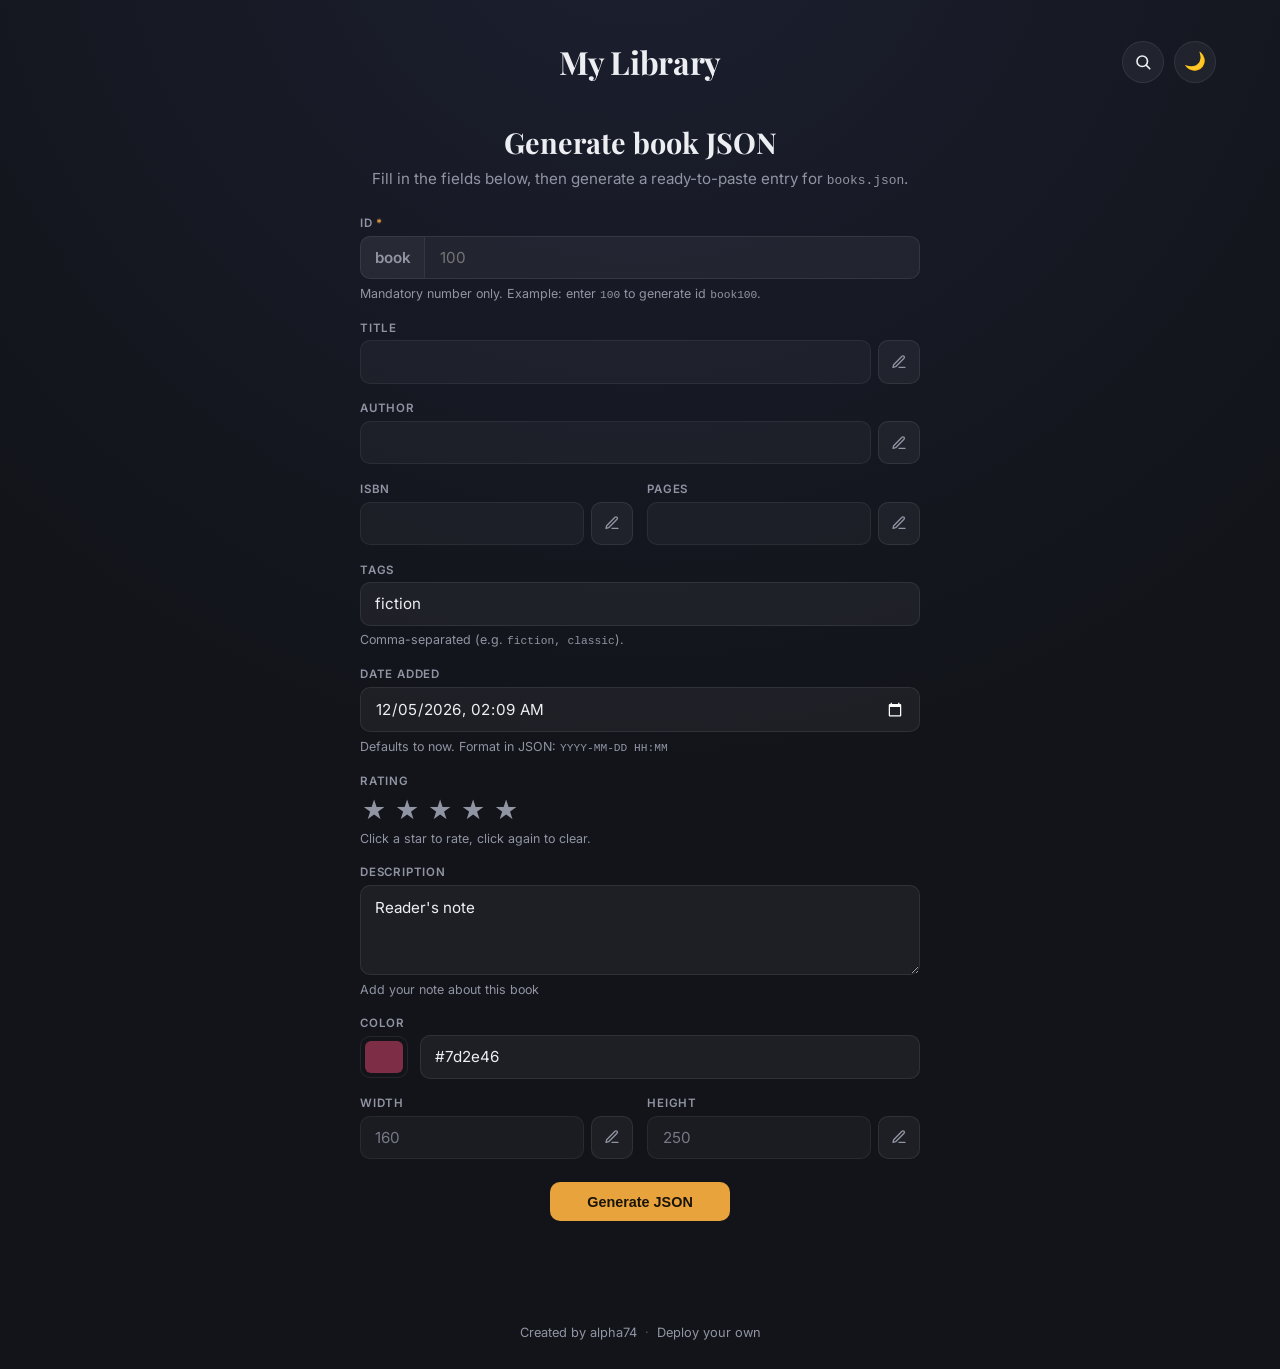
<file: generate_books_json.html>
<!DOCTYPE html>
<html lang="en">
<head>
    <meta charset="UTF-8">
    <meta name="viewport" content="width=device-width, initial-scale=1.0">
    <meta name="description" content="Generate a books.json entry for your shelf.">
    <title>Generate Book JSON — My Library</title>
    <link rel="stylesheet" href="style.css">
    <link rel="preconnect" href="https://fonts.googleapis.com">
    <link rel="preconnect" href="https://fonts.gstatic.com" crossorigin>
    <link href="https://fonts.googleapis.com/css2?family=Inter:wght@300;400;600;700&family=Playfair+Display:ital,wght@0,400;0,700;1,400&display=swap" rel="stylesheet">
</head>
<body class="query-page generate-page">
    <header>
        <div class="logo">
            <a href="/" class="logo-link"><h1>My Library</h1></a>
            <div class="header-controls">
                <a href="/query" class="icon-btn" title="Back to search" aria-label="Back to search">
                    <svg viewBox="0 0 24 24" width="18" height="18" fill="none" stroke="currentColor" stroke-width="2.2" stroke-linecap="round" stroke-linejoin="round">
                        <circle cx="11" cy="11" r="7"/>
                        <line x1="16.5" y1="16.5" x2="21" y2="21"/>
                    </svg>
                </a>
                <button id="theme-toggle" class="icon-btn" title="Toggle light/dark theme">🌙</button>
            </div>
        </div>
    </header>

    <main class="query-main">
        <section class="query-panel generate-panel">
            <h2 class="query-heading">Generate book JSON</h2>
            <p class="query-subheading">Fill in the fields below, then generate a ready-to-paste entry for <code>books.json</code>.</p>

            <form id="generate-form" class="generate-form" novalidate>
                <div class="form-field">
                    <label for="field-id-number">ID <span class="field-required">*</span></label>
                    <div class="id-input-row">
                        <span class="id-prefix" aria-hidden="true">book</span>
                        <input type="text" id="field-id-number" name="id_number" class="form-input id-number-input" inputmode="numeric" pattern="[0-9]*" placeholder="100" required autocomplete="off">
                    </div>
                    <p class="field-hint">Mandatory number only. Example: enter <code>100</code> to generate id <code>book100</code>.</p>
                </div>

                <div class="form-field">
                    <label for="field-title">Title</label>
                    <div class="lockable-input-row">
                        <input type="text" id="field-title" name="title" class="form-input" autocomplete="off" readonly>
                        <button type="button" class="field-edit-btn" data-unlock="field-title" title="Edit title" aria-label="Edit title">
                            <svg viewBox="0 0 24 24" width="16" height="16" fill="none" stroke="currentColor" stroke-width="2" stroke-linecap="round" stroke-linejoin="round"><path d="M12 20h9"/><path d="M16.5 3.5a2.1 2.1 0 0 1 3 3L7 19l-4 1 1-4Z"/></svg>
                        </button>
                    </div>
                </div>

                <div class="form-field">
                    <label for="field-author">Author</label>
                    <div class="lockable-input-row">
                        <input type="text" id="field-author" name="author" class="form-input" autocomplete="off" readonly>
                        <button type="button" class="field-edit-btn" data-unlock="field-author" title="Edit author" aria-label="Edit author">
                            <svg viewBox="0 0 24 24" width="16" height="16" fill="none" stroke="currentColor" stroke-width="2" stroke-linecap="round" stroke-linejoin="round"><path d="M12 20h9"/><path d="M16.5 3.5a2.1 2.1 0 0 1 3 3L7 19l-4 1 1-4Z"/></svg>
                        </button>
                    </div>
                </div>

                <div class="form-row">
                    <div class="form-field">
                        <label for="field-isbn">ISBN</label>
                        <div class="lockable-input-row">
                            <input type="text" id="field-isbn" name="isbn" class="form-input" autocomplete="off" readonly>
                            <button type="button" class="field-edit-btn" data-unlock="field-isbn" title="Edit ISBN" aria-label="Edit ISBN">
                                <svg viewBox="0 0 24 24" width="16" height="16" fill="none" stroke="currentColor" stroke-width="2" stroke-linecap="round" stroke-linejoin="round"><path d="M12 20h9"/><path d="M16.5 3.5a2.1 2.1 0 0 1 3 3L7 19l-4 1 1-4Z"/></svg>
                            </button>
                        </div>
                    </div>
                    <div class="form-field">
                        <label for="field-pages">Pages</label>
                        <div class="lockable-input-row">
                            <input type="number" id="field-pages" name="pages" class="form-input" min="1" step="1" readonly>
                            <button type="button" class="field-edit-btn" data-unlock="field-pages" title="Edit pages" aria-label="Edit pages">
                                <svg viewBox="0 0 24 24" width="16" height="16" fill="none" stroke="currentColor" stroke-width="2" stroke-linecap="round" stroke-linejoin="round"><path d="M12 20h9"/><path d="M16.5 3.5a2.1 2.1 0 0 1 3 3L7 19l-4 1 1-4Z"/></svg>
                            </button>
                        </div>
                    </div>
                </div>

                <div class="form-field">
                    <label for="field-tags">Tags</label>
                    <input type="text" id="field-tags" name="tags" class="form-input" value="fiction" autocomplete="off">
                    <p class="field-hint">Comma-separated (e.g. <code>fiction, classic</code>).</p>
                </div>

                <div class="form-field">
                    <label for="field-date-added">Date added</label>
                    <input type="datetime-local" id="field-date-added" name="date_added" class="form-input" autocomplete="off">
                    <p class="field-hint">Defaults to now. Format in JSON: <code>YYYY-MM-DD HH:MM</code></p>
                </div>

                <div class="form-field">
                    <span class="form-label">Rating</span>
                    <div class="star-rating" id="star-rating" role="radiogroup" aria-label="Book rating">
                        <button type="button" class="star-btn" data-rating="1" aria-label="1 star">★</button>
                        <button type="button" class="star-btn" data-rating="2" aria-label="2 stars">★</button>
                        <button type="button" class="star-btn" data-rating="3" aria-label="3 stars">★</button>
                        <button type="button" class="star-btn" data-rating="4" aria-label="4 stars">★</button>
                        <button type="button" class="star-btn" data-rating="5" aria-label="5 stars">★</button>
                    </div>
                    <p class="field-hint">Click a star to rate, click again to clear.</p>
                </div>

                <div class="form-field">
                    <label for="field-description">Description</label>
                    <textarea id="field-description" name="description" class="form-input form-textarea" rows="3">Reader's note</textarea>
                    <p class="field-hint">Add your note about this book</p>
                </div>

                <div class="form-field">
                    <label for="field-color">Color</label>
                    <div class="color-picker-row">
                        <input type="color" id="field-color" name="color" class="form-color" value="#7d2e46">
                        <input type="text" id="field-color-text" class="form-input" value="#7d2e46" autocomplete="off" spellcheck="false">
                    </div>
                </div>

                <div class="form-row">
                    <div class="form-field">
                        <label for="field-width">Width</label>
                        <div class="lockable-input-row">
                            <input type="number" id="field-width" name="width" class="form-input" value="160" min="1" step="1" readonly>
                            <button type="button" class="field-edit-btn" data-unlock="field-width" title="Edit width" aria-label="Edit width">
                                <svg viewBox="0 0 24 24" width="16" height="16" fill="none" stroke="currentColor" stroke-width="2" stroke-linecap="round" stroke-linejoin="round"><path d="M12 20h9"/><path d="M16.5 3.5a2.1 2.1 0 0 1 3 3L7 19l-4 1 1-4Z"/></svg>
                            </button>
                        </div>
                    </div>
                    <div class="form-field">
                        <label for="field-height">Height</label>
                        <div class="lockable-input-row">
                            <input type="number" id="field-height" name="height" class="form-input" value="250" min="1" step="1" readonly>
                            <button type="button" class="field-edit-btn" data-unlock="field-height" title="Edit height" aria-label="Edit height">
                                <svg viewBox="0 0 24 24" width="16" height="16" fill="none" stroke="currentColor" stroke-width="2" stroke-linecap="round" stroke-linejoin="round"><path d="M12 20h9"/><path d="M16.5 3.5a2.1 2.1 0 0 1 3 3L7 19l-4 1 1-4Z"/></svg>
                            </button>
                        </div>
                    </div>
                </div>

                <p class="form-error hidden" id="form-error"></p>

                <button type="submit" class="control-btn primary generate-submit" id="generate-submit">Generate JSON</button>
            </form>
        </section>

        <section class="generate-output-section hidden" id="generate-output-section">
            <div class="generate-output-header">
                <h3 class="generate-output-title">Generated JSON</h3>
                <button type="button" class="control-btn" id="copy-json-btn">Copy</button>
            </div>
            <pre class="generate-output" id="generate-output"></pre>
        </section>
    </main>

    <footer class="site-footer">
        <a class="site-footer-link" href="https://alpha74.github.io/webcv" target="_blank" rel="noopener noreferrer">Created by alpha74</a>
        <span class="site-footer-sep">&middot;</span>
        <a class="site-footer-link" href="https://github.com/alpha74/bookshelf3d_profile/tree/main" target="_blank" rel="noopener noreferrer">Deploy your own</a>
    </footer>

    <script type="module" src="generate_books_json.js"></script>
</body>
</html>
</file>
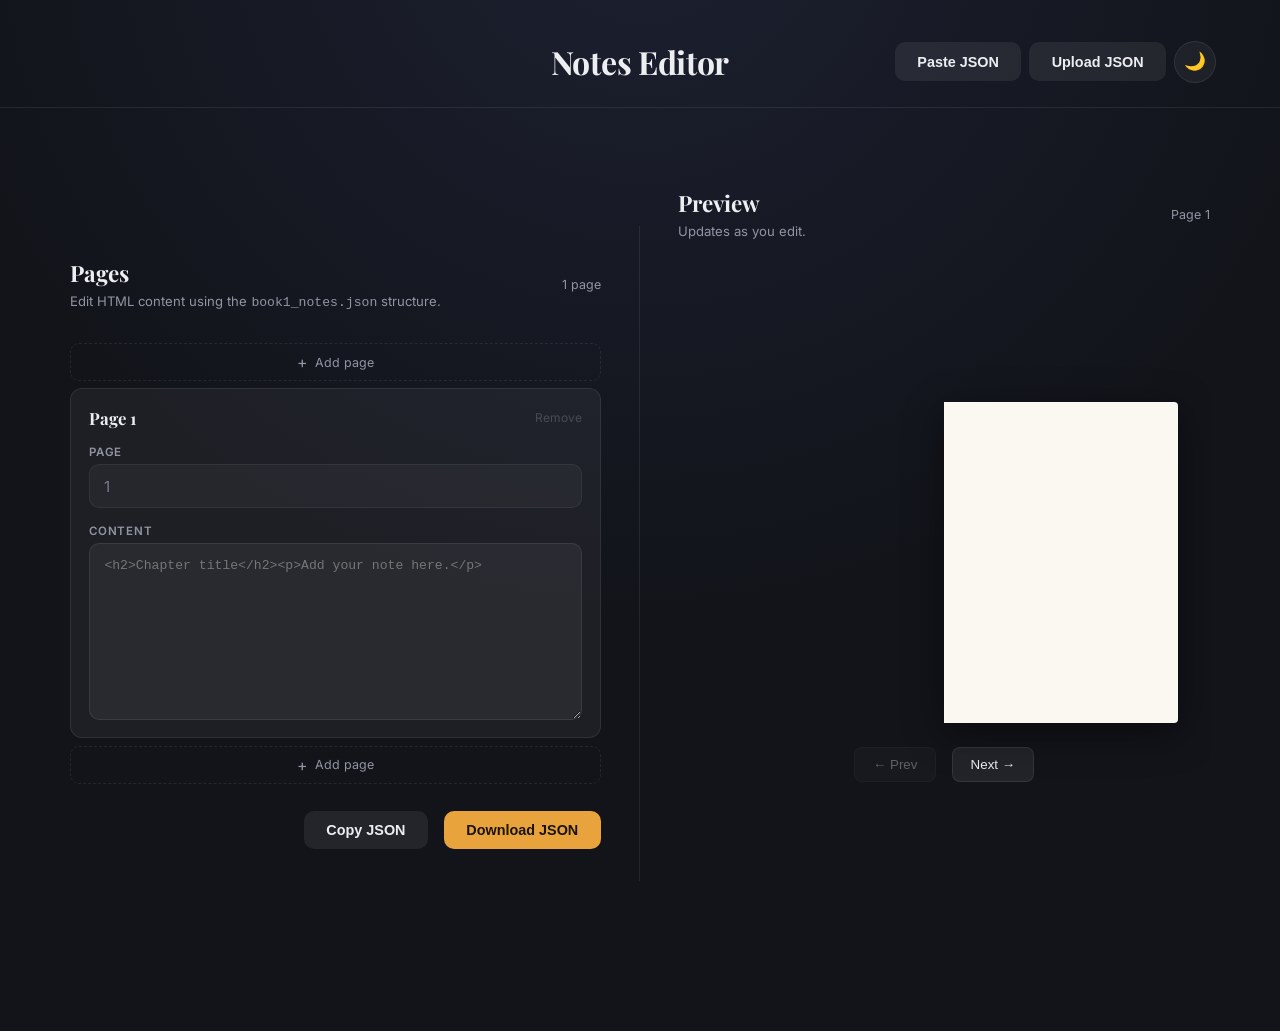
<file: notes.html>
<!DOCTYPE html>
<html lang="en">
<head>
    <meta charset="UTF-8">
    <meta name="viewport" content="width=device-width, initial-scale=1.0">
    <meta name="description" content="Create and preview page notes for a bookshelf book.">
    <title>Notes Editor — My Library</title>
    <link rel="stylesheet" href="style.css">
    <link rel="preconnect" href="https://fonts.googleapis.com">
    <link rel="preconnect" href="https://fonts.gstatic.com" crossorigin>
    <link href="https://fonts.googleapis.com/css2?family=Inter:wght@300;400;600;700&family=Playfair+Display:ital,wght@0,400;0,700;1,400&display=swap" rel="stylesheet">
</head>
<body class="notes-page">
    <header class="notes-header">
        <div class="logo">
            <a href="/" class="logo-link"><h1>Notes Editor</h1></a>
            <div class="header-controls notes-header-controls">
                <button type="button" class="control-btn" id="paste-json-btn">Paste JSON</button>
                <button type="button" class="control-btn" id="upload-json-btn">Upload JSON</button>
                <input type="file" id="json-file-input" accept=".json,application/json" hidden>
                <button id="theme-toggle" class="icon-btn" title="Toggle light/dark theme">🌙</button>
            </div>
        </div>
    </header>

    <main class="notes-workspace">
        <section class="notes-editor-pane" aria-label="Notes page editor">
            <div class="notes-pane-heading">
                <div>
                    <h2>Pages</h2>
                    <p>Edit HTML content using the <code>book1_notes.json</code> structure.</p>
                </div>
                <span id="notes-page-count" class="notes-page-count"></span>
            </div>

            <p id="notes-error" class="notes-error hidden" role="alert"></p>
            <div id="notes-forms" class="notes-forms"></div>

            <div class="notes-output-actions">
                <button type="button" class="control-btn" id="copy-notes-btn">Copy JSON</button>
                <button type="button" class="control-btn primary" id="download-notes-btn">Download JSON</button>
            </div>
        </section>

        <section class="notes-preview-pane" aria-label="Live notes preview">
            <div class="notes-preview-heading">
                <div>
                    <h2>Preview</h2>
                    <p>Updates as you edit.</p>
                </div>
                <span id="preview-page-label" class="notes-page-count"></span>
            </div>

            <div class="notes-preview-stage">
                <div class="open-book-container notes-open-book-container">
                    <div class="open-book notes-open-book" id="notes-open-book"></div>
                </div>
                <div class="page-controls">
                    <button id="notes-prev-page" class="nav-btn">&larr; Prev</button>
                    <button id="notes-next-page" class="nav-btn">Next &rarr;</button>
                </div>
            </div>
        </section>
    </main>

    <dialog id="paste-json-dialog" class="notes-dialog">
        <form method="dialog" class="notes-dialog-card">
            <div class="notes-dialog-heading">
                <h2>Paste existing notes JSON</h2>
                <button type="submit" class="notes-dialog-close" aria-label="Close">&times;</button>
            </div>
            <p>Paste an array in the same format as <code>book1_notes.json</code>.</p>
            <textarea id="paste-json-input" class="form-input form-textarea notes-json-input" rows="14" spellcheck="false" placeholder='[{"page":1,"content":"<h2>Chapter 1</h2><p>My note</p>"}]'></textarea>
            <p id="paste-json-error" class="notes-error hidden" role="alert"></p>
            <div class="notes-dialog-actions">
                <button type="submit" class="control-btn">Cancel</button>
                <button type="button" class="control-btn primary" id="load-pasted-json-btn">Start editing</button>
            </div>
        </form>
    </dialog>

    <script type="module" src="notes.js"></script>
</body>
</html>
</file>
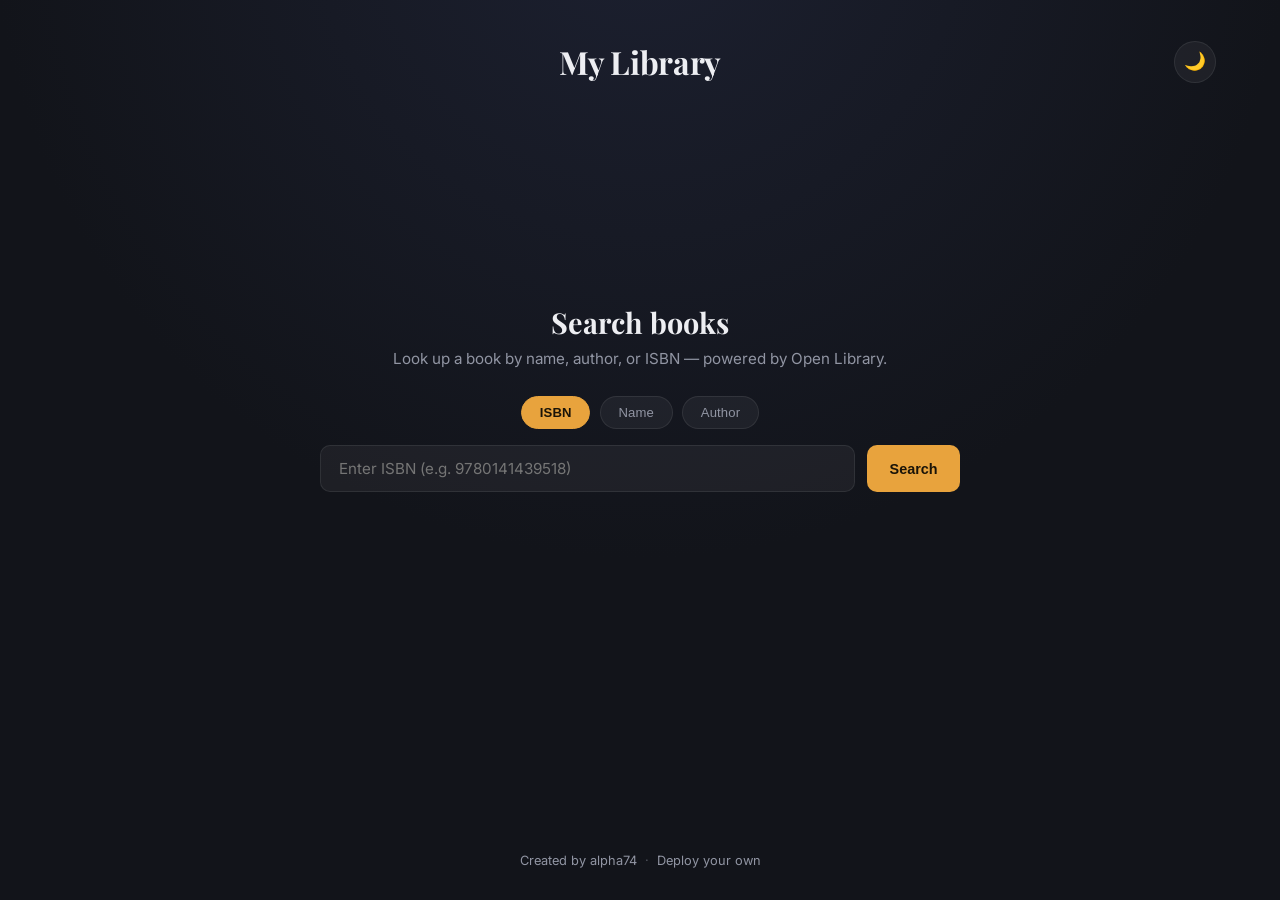
<file: query.html>
<!DOCTYPE html>
<html lang="en">
<head>
    <meta charset="UTF-8">
    <meta name="viewport" content="width=device-width, initial-scale=1.0">
    <meta name="description" content="Search for a book by name, author, or ISBN.">
    <title>Search Books — My Library</title>
    <link rel="stylesheet" href="style.css">
    <link rel="preconnect" href="https://fonts.googleapis.com">
    <link rel="preconnect" href="https://fonts.gstatic.com" crossorigin>
    <link href="https://fonts.googleapis.com/css2?family=Inter:wght@300;400;600;700&family=Playfair+Display:ital,wght@0,400;0,700;1,400&display=swap" rel="stylesheet">
</head>
<body class="query-page">
    <header>
        <div class="logo">
            <a href="/" class="logo-link"><h1>My Library</h1></a>
            <div class="header-controls">
                <button id="theme-toggle" class="icon-btn" title="Toggle light/dark theme">🌙</button>
            </div>
        </div>
    </header>

    <main class="query-main">
        <section class="query-panel">
            <h2 class="query-heading">Search books</h2>
            <p class="query-subheading">Look up a book by name, author, or ISBN — powered by Open Library.</p>

            <form id="query-form" class="query-form" novalidate>
                <div class="query-mode-row" role="radiogroup" aria-label="Search by">
                    <button type="button" class="tag query-mode active" data-mode="isbn" aria-pressed="true">ISBN</button>
                    <button type="button" class="tag query-mode" data-mode="title" aria-pressed="false">Name</button>
                    <button type="button" class="tag query-mode" data-mode="author" aria-pressed="false">Author</button>
                </div>
                <div class="query-input-row">
                    <input type="text" id="query-input" class="query-input" placeholder="Enter ISBN (e.g. 9780141439518)" autocomplete="off" inputmode="search">
                    <button type="submit" class="control-btn primary query-submit" id="query-submit">Search</button>
                </div>
                <p class="query-error hidden" id="query-error"></p>
            </form>
        </section>

        <section class="query-results-section">
            <div class="query-status" id="query-status"></div>
            <div class="query-results" id="query-results"></div>
        </section>
    </main>

    <footer class="site-footer">
        <a class="site-footer-link" href="https://alpha74.github.io/webcv" target="_blank" rel="noopener noreferrer">Created by alpha74</a>
        <span class="site-footer-sep">&middot;</span>
        <a class="site-footer-link" href="https://github.com/alpha74/bookshelf3d_profile/tree/main" target="_blank" rel="noopener noreferrer">Deploy your own</a>
    </footer>

    <script type="module" src="query.js"></script>
</body>
</html>
</file>
<file: style.css>
:root {
    --bg-color: #12141a;
    --bg-gradient: radial-gradient(circle at 50% -10%, #1c2030 0%, #12141a 55%);
    --text-color: #edeef2;
    --text-muted: #9195a3;
    --accent-color: #e8a33d;
    --tag-bg: rgba(255, 255, 255, 0.05);
    --tag-hover: rgba(255, 255, 255, 0.09);
    --tag-active: #e8a33d;
    --tag-active-text: #1a1408;
    --overlay-bg: rgba(10, 11, 15, 0.97);
    --page-bg: #fbf8f2;
    --page-text: #2c2a26;
    --control-bg: rgba(255, 255, 255, 0.07);
    --control-hover: rgba(255, 255, 255, 0.14);
    --border-soft: rgba(255, 255, 255, 0.08);
    --logo-color: #edeef2;
    --shelf-shadow: rgba(0, 0, 0, 0.55);
    --page-edge: #e4ded0;
    --fore-edge-color: #f1ead9;
    --card-shadow: rgba(0, 0, 0, 0.45);
    --timeline-tick-color: #fff;
    --timeline-tick-shadow: 0 1px 2px rgba(0, 0, 0, 0.9), 0 0 8px rgba(0, 0, 0, 0.5);
}

:root[data-theme="light"] {
    --bg-color: #f6f4ef;
    --bg-gradient: radial-gradient(circle at 50% -10%, #ffffff 0%, #f0ede5 55%);
    --text-color: #232220;
    --text-muted: #7a756c;
    --accent-color: #b3572c;
    --tag-bg: rgba(0, 0, 0, 0.035);
    --tag-hover: rgba(0, 0, 0, 0.07);
    --tag-active: #b3572c;
    --tag-active-text: #fff8ef;
    --overlay-bg: rgba(246, 244, 239, 0.97);
    --page-bg: #ffffff;
    --page-text: #262420;
    --control-bg: rgba(0, 0, 0, 0.05);
    --control-hover: rgba(0, 0, 0, 0.1);
    --border-soft: rgba(0, 0, 0, 0.08);
    --logo-color: #232220;
    --shelf-shadow: rgba(60, 50, 30, 0.18);
    --page-edge: #e7e2d6;
    --fore-edge-color: #f4f0e6;
    --card-shadow: rgba(60, 50, 30, 0.16);
    --timeline-tick-color: #1a1a1a;
    --timeline-tick-shadow: 0 1px 2px rgba(255, 255, 255, 0.9), 0 0 8px rgba(255, 255, 255, 0.6);
}

* {
    margin: 0;
    padding: 0;
    box-sizing: border-box;
}

body {
    font-family: 'Inter', system-ui, sans-serif;
    background: var(--bg-gradient);
    background-color: var(--bg-color);
    color: var(--text-color);
    min-height: 100vh;
    display: flex;
    flex-direction: column;
    overflow-x: hidden;
    transition: background-color 0.4s ease, color 0.4s ease;
}

header {
    padding: 2.5rem 4rem 1.5rem;
    display: flex;
    flex-direction: column;
    align-items: center;
    gap: 1.75rem;
    position: relative;
    z-index: 10;
}

.logo {
    display: flex;
    align-items: center;
    gap: 1rem;
    width: 100%;
    justify-content: center;
    position: relative;
}

.logo h1 {
    font-family: 'Playfair Display', serif;
    font-weight: 700;
    font-size: 2rem;
    letter-spacing: -0.3px;
    color: var(--logo-color);
}

.header-controls {
    position: absolute;
    right: 0;
    top: 50%;
    transform: translateY(-50%);
    display: flex;
    align-items: center;
    gap: 0.6rem;
}

/* Below this width, the centered title and the absolutely-positioned
   controls start overlapping — switch .logo to a plain space-between row
   instead of a title floating under an overlay, and tighten things up to
   fit a phone screen. */
@media (max-width: 480px) {
    header {
        padding: 1.5rem 1.25rem 1.25rem;
        gap: 1.25rem;
    }

    .logo {
        justify-content: space-between;
    }

    .logo h1 {
        font-size: 1.4rem;
    }

    .header-controls {
        position: static;
        transform: none;
    }

    .icon-btn {
        width: 38px;
        height: 38px;
    }
}

.icon-btn {
    background: var(--tag-bg);
    border: 1px solid var(--border-soft);
    color: var(--text-color);
    width: 42px;
    height: 42px;
    border-radius: 50%;
    cursor: pointer;
    font-size: 1.1rem;
    display: flex;
    align-items: center;
    justify-content: center;
    transition: all 0.3s ease;
    text-decoration: none;
}

.icon-btn:hover {
    background: var(--tag-hover);
    transform: scale(1.08);
}

.icon-btn.active {
    background: var(--tag-active);
    border-color: var(--tag-active);
    color: var(--tag-active-text);
}

.layout-control {
    position: relative;
}

.layout-popover {
    position: absolute;
    top: calc(100% + 10px);
    right: 0;
    width: 230px;
    background: var(--overlay-bg);
    border: 1px solid var(--border-soft);
    border-radius: 14px;
    padding: 1rem;
    box-shadow: 0 16px 36px rgba(0, 0, 0, 0.35);
    backdrop-filter: blur(10px);
    z-index: 20;
    text-align: left;
}

.layout-popover.hidden {
    display: none;
}

.layout-popover-title {
    font-size: 0.78rem;
    font-weight: 600;
    text-transform: uppercase;
    letter-spacing: 0.04em;
    color: var(--text-muted);
    margin-bottom: 0.75rem;
}

.layout-popover-row {
    display: flex;
    gap: 0.5rem;
    margin-bottom: 0.9rem;
}

.layout-quick-btn {
    flex: 1;
    background: var(--tag-bg);
    border: 1px solid var(--border-soft);
    color: var(--text-color);
    padding: 0.45rem 0.6rem;
    border-radius: 8px;
    font-size: 0.82rem;
    font-weight: 500;
    cursor: pointer;
    transition: all 0.2s ease;
}

.layout-quick-btn:hover {
    background: var(--tag-hover);
}

.layout-quick-btn.active {
    background: var(--tag-active);
    border-color: var(--tag-active);
    color: var(--tag-active-text);
    font-weight: 600;
}

.layout-slider-row label {
    display: block;
    font-size: 0.8rem;
    color: var(--text-muted);
    margin-bottom: 0.5rem;
}

.layout-slider-row input[type="range"] {
    width: 100%;
    accent-color: var(--accent-color);
    cursor: pointer;
}

.about-control {
    position: relative;
}

.about-control.hidden {
    display: none;
}

.about-popover {
    position: absolute;
    top: calc(100% + 10px);
    right: 0;
    min-width: 200px;
    background: var(--overlay-bg);
    border: 1px solid var(--border-soft);
    border-radius: 14px;
    padding: 1rem;
    box-shadow: 0 16px 36px rgba(0, 0, 0, 0.35);
    backdrop-filter: blur(10px);
    z-index: 20;
    text-align: left;
}

.about-popover.hidden {
    display: none;
}

.about-popover-title {
    font-size: 0.78rem;
    font-weight: 600;
    text-transform: uppercase;
    letter-spacing: 0.04em;
    color: var(--text-muted);
    margin-bottom: 0.75rem;
}

.about-links {
    list-style: none;
    display: flex;
    flex-direction: column;
    gap: 0.4rem;
}

.about-link {
    display: flex;
    align-items: center;
    gap: 0.6rem;
    padding: 0.45rem 0.6rem;
    border-radius: 8px;
    color: var(--text-color);
    text-decoration: none;
    font-size: 0.88rem;
    font-weight: 500;
    text-transform: capitalize;
    transition: background 0.2s ease;
}

.about-link:hover {
    background: var(--tag-hover);
}

.about-link svg {
    flex-shrink: 0;
    color: var(--text-muted);
}

.tags {
    display: flex;
    gap: 0.6rem;
    list-style: none;
    flex-wrap: wrap;
    justify-content: center;
    max-width: 900px;
}

.tag {
    background: var(--tag-bg);
    border: 1px solid var(--border-soft);
    color: var(--text-muted);
    padding: 0.5rem 1.1rem;
    border-radius: 99px;
    font-size: 0.82rem;
    font-weight: 500;
    letter-spacing: 0.01em;
    cursor: pointer;
    transition: all 0.25s ease;
}

.tag:hover {
    background: var(--tag-hover);
    color: var(--text-color);
    transform: translateY(-1px);
}

.tag.active {
    background: var(--tag-active);
    border-color: var(--tag-active);
    color: var(--tag-active-text);
    font-weight: 600;
}

.tag-search-item {
    list-style: none;
}

/* Shares .tag's pill shape/colors/hover — these just adapt it from a button
   to a free-text field (width, text alignment, cursor, a focus ring instead
   of the click "active" state buttons use). */
.tag-search {
    font-family: inherit;
    width: 240px;
    max-width: 60vw;
    text-align: left;
    cursor: text;
}

.tag-search::placeholder {
    color: var(--text-muted);
    opacity: 0.75;
}

.tag-search:focus {
    outline: none;
    color: var(--text-color);
    background: var(--tag-hover);
    border-color: var(--accent-color);
}

main {
    flex: 1;
    display: flex;
    justify-content: center;
    align-items: center;
    padding: 3rem 2rem 5rem;
}

.bookshelf-container {
    position: relative;
    width: 100%;
    max-width: 1100px;
    margin: 0 auto;
}

.not-found {
    display: flex;
    flex-direction: column;
    align-items: center;
    text-align: center;
    gap: 0.6rem;
    margin: 0 auto;
}

.not-found.hidden {
    display: none;
}

.gh-loading {
    display: flex;
    flex-direction: column;
    align-items: center;
    text-align: center;
    gap: 0.9rem;
    margin: 3rem auto;
}

.gh-loading.hidden {
    display: none;
}

.not-found-code {
    font-family: 'Playfair Display', serif;
    font-weight: 700;
    font-size: 4rem;
    color: var(--accent-color);
    line-height: 1;
}

.not-found-message {
    color: var(--text-muted);
    font-size: 1.05rem;
    max-width: 360px;
}

.search-empty-message {
    width: 100%;
    text-align: center;
    color: var(--text-muted);
    font-size: 0.95rem;
    padding: 2.5rem 1rem;
}

.not-found-home-link {
    margin-top: 0.6rem;
    padding: 0.6rem 1.3rem;
    border-radius: 999px;
    border: 1px solid var(--border-soft);
    color: var(--text-color);
    text-decoration: none;
    font-size: 0.9rem;
    transition: background 0.2s ease, border-color 0.2s ease;
}

.not-found-home-link:hover {
    background: var(--accent-color);
    border-color: var(--accent-color);
    color: #fff;
}

.bookshelf-rows {
    display: flex;
    flex-direction: column;
    gap: 40px;
}

.shelf-row {
    position: relative;
}

.bookshelf-viewport {
    overflow-x: auto;
    overflow-y: hidden;
    scroll-behavior: smooth;
    scrollbar-width: thin;
    /* Top padding is headroom for both the hover-lift and the tooltip
       balloon above it — overflow-y is hidden (needed to clip horizontal
       scroll cleanly), so anything taller than this gets cut off. The
       matching negative margin keeps the row's own position unchanged
       when nothing is hovered. */
    padding: 150px 4px 6px;
    margin-top: -150px;
    -webkit-overflow-scrolling: touch;
}

.bookshelf-viewport::-webkit-scrollbar {
    height: 6px;
}

.bookshelf-viewport::-webkit-scrollbar-thumb {
    background: var(--border-soft);
    border-radius: 3px;
}

.bookshelf {
    display: flex;
    justify-content: center;
    align-items: flex-end;
    gap: 3px;
    position: relative;
    z-index: 2;
    padding: 0 20px 6px;
    width: max-content;
    min-width: 100%;
    transform-style: preserve-3d;
}

.shelf-nav {
    position: absolute;
    top: calc(50% - 35px);
    transform: translateY(-50%);
    z-index: 6;
    width: 44px;
    height: 44px;
    border-radius: 50%;
    background: var(--control-bg);
    border: 1px solid var(--border-soft);
    color: var(--text-color);
    font-size: 1.5rem;
    line-height: 1;
    display: flex;
    align-items: center;
    justify-content: center;
    cursor: pointer;
    transition: all 0.2s ease;
    backdrop-filter: blur(6px);
}

.shelf-nav:hover {
    background: var(--control-hover);
}

.shelf-nav:disabled {
    opacity: 0.25;
    cursor: default;
}

.shelf-nav.hidden {
    display: none;
}

.shelf-nav-left {
    left: -4px;
}

.shelf-nav-right {
    right: -4px;
}

/* The plank's own width is set from JS to match the row's full scrollable
   content width (which can be much wider than the visible viewport once a
   row overflows, e.g. in "All" mode) — so it needs its own clipped "track"
   the same visible width as the viewport, otherwise the oversized plank
   would stick out past the row on both sides. Extra bottom padding on the
   track gives the plank's drop shadow room to render without being clipped. */
.shelf-plank-track {
    position: relative;
    overflow: hidden;
    margin-top: -4px;
    padding-bottom: 20px;
    height: 22px;
}

/* Dark wood plank the books visually rest on — replaces the old
   shadow-only "floating books" look with an actual shelf surface. Position
   and width are driven by JS (see syncPlank in main.js) so it always spans
   exactly as wide as the books, including while mid-scroll. */
.shelf-plank {
    position: absolute;
    top: 0;
    left: 0;
    z-index: 1;
    height: 22px;
    border-radius: 4px;
    background: linear-gradient(180deg, #7a4a26 0%, #5c3418 45%, #3d2110 100%);
    box-shadow:
        0 14px 22px var(--shelf-shadow),
        inset 0 2px 0 rgba(255, 255, 255, 0.12),
        inset 0 -4px 6px rgba(0, 0, 0, 0.4);
    will-change: transform;
}

.shelf-plank::before {
    content: '';
    position: absolute;
    inset: 3px 6px;
    border-radius: 3px;
    background-image: repeating-linear-gradient(
        90deg,
        rgba(0, 0, 0, 0.15) 0px,
        rgba(0, 0, 0, 0.15) 1px,
        transparent 1px,
        transparent 16px
    );
    opacity: 0.6;
    pointer-events: none;
}

.shelf-plank::after {
    content: '';
    position: absolute;
    left: 0;
    right: 0;
    top: 0;
    height: 3px;
    border-radius: 4px 4px 0 0;
    background: rgba(255, 220, 180, 0.15);
    pointer-events: none;
}

.shelf-top, .shelf-front {
    display: none;
}

/* Timeline strip — dates (from book.date_added) laid out under the plank in
   the same coordinate space as the books above, so each tick lines up with
   the book that introduced it. Clipped track + full-content-width inner
   element mirrors the shelf-plank-track/shelf-plank pattern so it scrolls
   in lockstep with the row (see syncRow in main.js). Hidden by default —
   shown only once the timeline toggle is switched on. */
.shelf-timeline-track {
    position: relative;
    overflow: hidden;
    height: 34px;
}

.bookshelf-container.hide-timeline .shelf-timeline-track {
    display: none;
}

.shelf-timeline {
    position: absolute;
    top: 0;
    left: 0;
    height: 100%;
    will-change: transform;
}

.timeline-tick {
    position: absolute;
    top: 0;
    transform: translateX(-50%);
    white-space: nowrap;
    color: var(--timeline-tick-color);
    text-shadow: var(--timeline-tick-shadow);
    pointer-events: none;
}

/* Sized to stay legible against whatever's behind the strip without
   overwhelming a row of many closely-spaced ticks. */
.timeline-tick-year {
    top: 3px;
    font-size: 0.95rem;
    font-weight: 700;
    letter-spacing: 0.02em;
}

.timeline-tick-month {
    top: 8px;
    font-size: 0.72rem;
    font-weight: 500;
    opacity: 0.9;
}

/* ---------- 3D Book Construction ---------- */
/* Faces follow standard cube geometry: front/back = width x height,
   spine/fore-edge = thickness x height, top/bottom = width x thickness. */

/* The slot is the flex item and the ONLY element the mouse hit-tests
   against for hover/click — it never moves. The .book inside it animates
   freely on hover without ever dragging the hoverable region out from
   under the cursor (which is what caused the old flicker). */
.book-slot {
    position: relative;
    cursor: pointer;
    /* Each book gets its OWN perspective, centered on itself. A single
       perspective shared across the whole row (previously on <main>) skews
       every book away from the row's center, which is what was flaring the
       top page-block face out into a visible pale strip on most spines.
       700px was aggressive enough that tall, thin books (large height,
       small thickness) combined with the per-book rotation jitter could
       foreshorten a face's far corner into a sharp spike poking above the
       book's silhouette. A larger distance keeps the same tilted-book feel
       with far less distortion. */
    perspective: 2200px;
}

.book-slot:hover {
    z-index: 5;
}

.book {
    position: relative;
    transform-style: preserve-3d;
    transition: transform 0.45s cubic-bezier(0.34, 1.56, 0.64, 1);
    transform: rotateY(var(--rest-y, -90deg)) rotateZ(var(--rest-z, 0deg));
    will-change: transform;
}

/* translateY/translateZ/scale are listed BEFORE the rotateY/rotateZ resting
   rotation, so they apply outermost, in plain world space — a straight lift
   up and toward the viewer. Putting them after the rotation (as before)
   made them inherit the book's own resting rotation, turning "toward the
   viewer" into "sideways", which read as the book sliding left on hover. */
.book-slot:hover .book {
    transform: translateY(-16px) translateZ(50px) scale(1.08)
               rotateY(var(--rest-y, -90deg)) rotateZ(var(--rest-z, 0deg));
}

/* Click: the book slides a little farther off the shelf than the hover
   lift — forward and up, still spine-out — then the inspect overlay
   fades in (see openBookFromShelf). Kept after the hover rule so it
   wins while the pointer is still over the slot. */
.book-slot.is-pulling {
    z-index: 6;
}

.book-slot.is-pulling .book {
    transform: translateY(-32px) translateZ(110px) scale(1.12)
               rotateY(var(--rest-y, -90deg)) rotateZ(var(--rest-z, 0deg));
    transition: transform 0.38s cubic-bezier(0.22, 0.8, 0.3, 1);
}

/* Hover tooltip — a small speech-balloon above the book showing title +
   author. It's a plain 2D element (a sibling of .book, not inside it), so
   it isn't subject to the book's own 3D perspective/rotation — it just
   fades and pops in in place, sized to whatever text it holds. */
.book-tooltip {
    position: absolute;
    left: 50%;
    bottom: calc(100% + 14px);
    transform: translateX(-50%) translateY(6px) scale(0.94);
    width: max-content;
    max-width: 190px;
    background: var(--overlay-bg);
    border: 1px solid var(--border-soft);
    border-radius: 10px;
    padding: 0.5rem 0.75rem;
    text-align: center;
    z-index: 8;
    opacity: 0;
    pointer-events: none;
    transition: opacity 0.2s ease, transform 0.2s ease;
    box-shadow: 0 10px 24px rgba(0, 0, 0, 0.35);
    backdrop-filter: blur(8px);
}

.book-tooltip::after {
    content: '';
    position: absolute;
    top: 100%;
    left: 50%;
    transform: translateX(-50%);
    border: 6px solid transparent;
    border-top-color: var(--overlay-bg);
}

.book-slot:hover .book-tooltip {
    opacity: 1;
    transform: translateX(-50%) translateY(0) scale(1);
}

.book-slot.is-pulling .book-tooltip {
    opacity: 0;
    transform: translateX(-50%) translateY(6px) scale(0.94);
    transition: none;
}

.book-tooltip-title {
    display: block;
    font-family: 'Playfair Display', serif;
    font-weight: 700;
    font-size: 0.82rem;
    line-height: 1.3;
    color: var(--text-color);
}

.book-tooltip-author {
    display: block;
    font-size: 0.7rem;
    color: var(--text-muted);
    margin-top: 0.2rem;
}

.book-face {
    position: absolute;
    top: 0;
    left: 0;
    background-size: cover;
    background-position: center;
    backface-visibility: hidden;
}

.book-front {
    border-radius: 3px 6px 6px 3px;
    box-shadow: inset 0 0 30px rgba(0, 0, 0, 0.15);
    overflow: hidden;
}

.cover-img {
    width: 100%;
    height: 100%;
    object-fit: cover;
    display: block;
}

.cover-fallback {
    position: absolute;
    inset: 0;
    display: none;
    flex-direction: column;
    align-items: center;
    justify-content: center;
    text-align: center;
    padding: 1.5rem;
    color: rgba(255, 255, 255, 0.95);
}

.cover-fallback-active .cover-fallback {
    display: flex;
}

.fallback-title {
    font-family: 'Playfair Display', serif;
    font-weight: 700;
    font-size: 1rem;
    margin-bottom: 0.6rem;
    line-height: 1.3;
}

.fallback-author {
    font-size: 0.75rem;
    opacity: 0.85;
    letter-spacing: 0.02em;
}

.book-back {
    border-radius: 3px 6px 6px 3px;
    box-shadow: inset 0 0 25px rgba(0, 0, 0, 0.25);
}

.book-spine {
    border-radius: 3px 3px 3px 3px;
    box-shadow: inset 3px 0 8px rgba(0, 0, 0, 0.18), inset -1px 0 3px rgba(255, 255, 255, 0.15);
    display: flex;
    align-items: center;
    justify-content: center;
    overflow: hidden;
}

.book-spine-title {
    writing-mode: vertical-rl;
    text-orientation: mixed;
    transform: rotate(180deg);
    font-size: 0.72rem;
    font-weight: 600;
    color: rgba(255, 255, 255, 0.94);
    padding: 12px 0;
    text-align: center;
    white-space: nowrap;
    overflow: hidden;
    max-height: 100%;
    letter-spacing: 0.01em;
}

.rating-badge {
    position: absolute;
    top: 8px;
    left: 50%;
    transform: translateX(-50%);
    background: rgba(0, 0, 0, 0.28);
    color: #fff;
    font-size: 0.6rem;
    font-weight: 700;
    padding: 2px 6px;
    border-radius: 8px;
    z-index: 2;
    backdrop-filter: blur(2px);
}

.book-fore-edge {
    background: var(--fore-edge-color);
    background-image: repeating-linear-gradient(0deg, var(--page-edge), var(--page-edge) 1px, var(--fore-edge-color) 1px, var(--fore-edge-color) 3px);
}

.book-top, .book-bottom {
    background: var(--fore-edge-color);
    background-image: repeating-linear-gradient(90deg, var(--page-edge), var(--page-edge) 1px, var(--fore-edge-color) 1px, var(--fore-edge-color) 3px);
}

/* ---------- Overlay / Inspect Mode ---------- */
.overlay {
    position: fixed;
    top: 0;
    left: 0;
    width: 100vw;
    height: 100vh;
    background: var(--overlay-bg);
    backdrop-filter: blur(14px);
    z-index: 100;
    display: flex;
    flex-direction: column;
    opacity: 1;
    transition: opacity 0.4s ease;
}

.overlay.hidden {
    opacity: 0;
    pointer-events: none;
}

.overlay-controls {
    padding: 2rem;
    display: flex;
    justify-content: space-between;
    z-index: 110;
}

.overlay-controls-right {
    display: flex;
    gap: 0.75rem;
}

.lamp-btn {
    display: flex;
    align-items: center;
    gap: 0.4rem;
}

.lamp-btn-icon {
    font-size: 1rem;
    filter: grayscale(1) brightness(0.8);
    transition: filter 0.25s ease;
}

.lamp-btn[aria-pressed="true"] {
    background: rgba(232, 163, 61, 0.18);
    box-shadow: inset 0 0 0 1px rgba(232, 163, 61, 0.5);
}

.lamp-btn[aria-pressed="true"] .lamp-btn-icon {
    filter: none;
    text-shadow: 0 0 8px rgba(255, 200, 80, 0.9);
}

.control-btn {
    padding: 0.7rem 1.4rem;
    border-radius: 10px;
    border: none;
    font-weight: 600;
    font-size: 0.9rem;
    cursor: pointer;
    transition: all 0.2s ease;
    background: var(--control-bg);
    color: var(--text-color);
}

.control-btn:hover {
    background: var(--control-hover);
}

.control-btn.primary {
    background: var(--accent-color);
    color: var(--tag-active-text);
}

.control-btn.primary:hover {
    filter: brightness(1.08);
    box-shadow: 0 0 24px rgba(232, 163, 61, 0.35);
}

.control-btn:disabled {
    opacity: 0.4;
    cursor: not-allowed;
    filter: none;
    box-shadow: none;
}

.control-btn:disabled:hover {
    background: var(--control-bg);
}

.control-btn.primary:disabled {
    background: var(--control-bg);
    color: var(--text-muted);
}

.inspect-stage {
    flex: 1;
    position: relative;
    display: flex;
    justify-content: center;
    align-items: center;
}

.inspect-stage canvas {
    display: block;
}

.drag-hint {
    position: absolute;
    bottom: 1.5rem;
    left: 50%;
    transform: translateX(-50%);
    font-size: 0.8rem;
    color: var(--text-muted);
    letter-spacing: 0.02em;
    pointer-events: none;
    opacity: 0.85;
}

/* ---------- Inspect view: prev/next book arrows ---------- */
/* Pinned to the stage's outer edges, leaving a gutter that the metadata
   panels start after (see .book-info offsets) so the two never collide. */
.inspect-nav {
    position: absolute;
    top: 50%;
    transform: translateY(-50%);
    z-index: 5;
    width: 44px;
    height: 44px;
    border-radius: 50%;
    background: var(--control-bg);
    border: 1px solid var(--border-soft);
    color: var(--text-color);
    font-size: 1.5rem;
    line-height: 1;
    display: flex;
    align-items: center;
    justify-content: center;
    cursor: pointer;
    transition: background 0.2s ease, opacity 0.2s ease;
    backdrop-filter: blur(6px);
}

.inspect-nav:hover:not(:disabled) {
    background: var(--control-hover);
}

.inspect-nav:disabled {
    opacity: 0.2;
    cursor: default;
}

.inspect-nav-left {
    left: 10px;
}

.inspect-nav-right {
    right: 10px;
}

/* ---------- Inspect view: book metadata panels ---------- */
/* Overlaid on the stage rather than laid out as flex siblings of the canvas:
   the renderer is sized in JS from the stage's own box (see
   createInspectScene), so in-flow panels would shrink the row out from
   under a canvas that has already been given an explicit pixel width. */
.book-info {
    position: absolute;
    top: 0;
    z-index: 4;
    width: 30%;
    max-width: 270px;
    max-height: 100%;
    overflow-y: auto;
    display: flex;
    flex-direction: column;
    gap: 0.85rem;
    font-size: 0.85rem;
    line-height: 1.5;
}

.book-info-left {
    left: 66px;
}

.book-info-right {
    right: 66px;
}

.info-title {
    font-family: 'Playfair Display', serif;
    font-weight: 700;
    font-size: 1.35rem;
    line-height: 1.25;
    color: var(--text-color);
}

.info-row {
    display: flex;
    flex-direction: column;
    gap: 0.15rem;
}

.info-label {
    font-size: 0.68rem;
    font-weight: 600;
    text-transform: uppercase;
    letter-spacing: 0.07em;
    color: var(--text-muted);
}

.info-value {
    color: var(--text-color);
    overflow-wrap: anywhere;
}

.info-tags {
    color: var(--accent-color);
    font-weight: 500;
}

.info-links {
    display: flex;
    flex-wrap: wrap;
    gap: 0.35rem;
    margin-top: 0.15rem;
}

.info-link {
    padding: 0.2rem 0.55rem;
    border: 1px solid var(--border-soft);
    border-radius: 999px;
    font-size: 0.75rem;
    color: var(--text-color);
    text-decoration: none;
    transition: background 0.18s ease, color 0.18s ease, border-color 0.18s ease;
}

.info-link:hover {
    background: var(--control-hover);
    border-color: var(--accent-color);
    color: var(--accent-color);
}

.info-note {
    display: flex;
    flex-direction: column;
    gap: 0.3rem;
    padding-top: 0.85rem;
    border-top: 1px solid var(--border-soft);
}

/* pre-wrap keeps newlines the reader typed into books.json's `description`
   as real line breaks, while still wrapping long paragraphs to the panel. */
.info-note-body {
    white-space: pre-wrap;
    color: var(--text-color);
    opacity: 0.92;
}

/* Below this width the book fills too much of the stage to leave clear space
   beside it — drop the panels to the bottom as two columns and reclaim the
   drag hint's space. They get a solid backdrop here because unlike the
   desktop layout they do sit over the model, and a pale cover behind
   unbacked text would be unreadable. A fixed height (rather than
   max-height) keeps both columns' top edges level so the two read as one
   bar instead of a ragged pair. */
@media (max-width: 1024px) {
    .book-info {
        top: auto;
        bottom: 0;
        width: 50%;
        max-width: none;
        height: 44%;
        font-size: 0.78rem;
        gap: 0.6rem;
        padding: 0.9rem 1rem 1rem;
        background: var(--overlay-bg);
        backdrop-filter: blur(8px);
    }

    .book-info-right {
        border-left: 1px solid var(--border-soft);
    }

    .book-info-left {
        left: 0;
    }

    .book-info-right {
        right: 0;
    }

    .info-title {
        font-size: 1.1rem;
    }

    .inspect-nav {
        top: 30%;
    }

    .drag-hint {
        display: none;
    }
}

/* ---------- Loading spinner (shown while the cover texture downloads) ---------- */
.inspect-loader {
    position: absolute;
    top: 50%;
    left: 50%;
    transform: translate(-50%, -50%);
    z-index: 4;
    pointer-events: none;
}

.inspect-loader.hidden {
    display: none;
}

.spinner {
    width: 40px;
    height: 40px;
    border-radius: 50%;
    border: 3px solid var(--border-soft);
    border-top-color: var(--accent-color);
    animation: spin 0.8s linear infinite;
}

@keyframes spin {
    to { transform: rotate(360deg); }
}

/* ---------- Reading Interface / Open Book ---------- */
.reading-interface {
    position: absolute;
    top: 0;
    left: 0;
    width: 100%;
    height: 100%;
    display: flex;
    flex-direction: column;
    justify-content: center;
    align-items: center;
    z-index: 105;
    background: var(--overlay-bg);
}

.reading-interface.hidden {
    display: none;
}

.open-book-container {
    perspective: 2200px;
    margin-bottom: 2rem;
}

.open-book {
    position: relative;
    transform-style: preserve-3d;
}

.page {
    position: absolute;
    top: 0;
    left: 50%;
    width: 50%;
    height: 100%;
    background: var(--page-bg);
    transform-origin: left center;
    transition: transform 0.8s cubic-bezier(0.645, 0.045, 0.355, 1);
    transform-style: preserve-3d;
    border: 1px solid var(--border-soft);
    box-shadow: 0 10px 40px var(--card-shadow), inset 6px 0 12px rgba(0, 0, 0, 0.04);
    border-radius: 0 4px 4px 0;
}

.page-front, .page-back {
    position: absolute;
    top: 0;
    left: 0;
    width: 100%;
    height: 100%;
    backface-visibility: hidden;
    padding: 2.2rem;
    overflow-y: auto;
    color: var(--page-text);
    background: var(--page-bg);
}

.page-front {
    transform: rotateY(0deg);
}

.page-back {
    transform: rotateY(180deg);
}

.page.flipped {
    transform: rotateY(-180deg);
}

.page-front h2, .page-back h2 {
    font-family: 'Playfair Display', serif;
    margin-bottom: 1rem;
    color: var(--page-text);
}

.page-front p, .page-back p {
    margin-bottom: 1rem;
    line-height: 1.65;
    font-size: 0.95rem;
}

.page-controls {
    display: flex;
    gap: 1rem;
}

.nav-btn {
    background: var(--control-bg);
    border: 1px solid var(--border-soft);
    color: var(--text-color);
    padding: 0.55rem 1.1rem;
    border-radius: 8px;
    cursor: pointer;
    font-weight: 500;
    transition: 0.2s;
}

.nav-btn:hover {
    background: var(--control-hover);
}

/* ---------- /query — book search page ---------- */
.logo-link {
    text-decoration: none;
    color: inherit;
}

.query-main {
    flex: 1;
    display: flex;
    flex-direction: column;
    align-items: center;
    gap: 2.5rem;
    padding: 1rem 1.5rem 5rem;
}

.query-panel {
    width: 100%;
    max-width: 640px;
    text-align: center;
}

.query-heading {
    font-family: 'Playfair Display', serif;
    font-weight: 700;
    font-size: 1.8rem;
    margin-bottom: 0.5rem;
}

.query-subheading {
    color: var(--text-muted);
    font-size: 0.95rem;
    margin-bottom: 1.75rem;
}

.query-form {
    display: flex;
    flex-direction: column;
    gap: 1rem;
    align-items: center;
}

.query-mode-row {
    display: flex;
    gap: 0.6rem;
}

/* .tag already provides the pill shape/active state (see tags nav on the
   home page) — .query-mode only adds the button-vs-anchor cursor reset. */
.query-mode {
    cursor: pointer;
}

.query-input-row {
    display: flex;
    gap: 0.75rem;
    width: 100%;
}

.query-input {
    flex: 1;
    padding: 0.8rem 1.1rem;
    border-radius: 10px;
    border: 1px solid var(--border-soft);
    background: var(--tag-bg);
    color: var(--text-color);
    font-size: 0.95rem;
    font-family: inherit;
}

.query-input:focus {
    outline: none;
    border-color: var(--accent-color);
}

.query-submit {
    white-space: nowrap;
}

.query-error {
    color: #e0555a;
    font-size: 0.85rem;
}

.query-error.hidden {
    display: none;
}

.query-results-section {
    width: 100%;
    max-width: 1100px;
    display: flex;
    flex-direction: column;
    gap: 1.25rem;
}

.query-status {
    text-align: center;
    color: var(--text-muted);
    font-size: 0.88rem;
    min-height: 1.2em;
}

.query-results {
    display: grid;
    grid-template-columns: repeat(auto-fill, minmax(220px, 1fr));
    gap: 1.5rem;
}

.result-card {
    display: flex;
    flex-direction: column;
    gap: 0.75rem;
    background: var(--tag-bg);
    border: 1px solid var(--border-soft);
    border-radius: 14px;
    padding: 1rem;
    transition: transform 0.2s ease, background 0.2s ease;
}

.result-card:hover {
    background: var(--tag-hover);
    transform: translateY(-2px);
}

.result-cover-wrap {
    position: relative;
    width: 100%;
    aspect-ratio: 2 / 3;
    flex-shrink: 0;
    border-radius: 8px;
    overflow: hidden;
    /* Visible until the lazy-loaded <img> paints over it — a flat skeleton
       tone rather than a shimmer animation, so a page full of not-yet-loaded
       covers doesn't turn into a wall of competing motion. */
    background: var(--control-bg);
}

.result-cover {
    position: absolute;
    inset: 0;
    width: 100%;
    height: 100%;
    object-fit: cover;
    display: block;
    opacity: 0;
    animation: result-cover-in 0.35s ease forwards;
}

.result-cover-loader {
    position: absolute;
    inset: 0;
    z-index: 3;
    display: flex;
    align-items: center;
    justify-content: center;
    background: var(--control-bg);
}

.result-cover-loader.hidden {
    display: none;
}

.result-cover-loader .spinner {
    width: 28px;
    height: 28px;
}

@keyframes result-cover-in {
    to {
        opacity: 1;
    }
}

.result-cover-fallback {
    position: absolute;
    inset: 0;
    display: flex;
    align-items: center;
    justify-content: center;
    font-family: 'Playfair Display', serif;
    font-weight: 700;
    font-size: 1.6rem;
    color: rgba(255, 255, 255, 0.92);
    text-align: center;
    padding: 1rem;
}

.result-meta {
    flex: 1;
    display: flex;
    flex-direction: column;
    gap: 0.25rem;
}

.result-title {
    font-family: 'Playfair Display', serif;
    font-weight: 700;
    font-size: 1rem;
    line-height: 1.3;
}

.result-author {
    color: var(--text-muted);
    font-size: 0.85rem;
}

/* Two lines are reserved even when only one is used: stepping through a
   result's ISBNs swaps a 10-digit code for a 13-digit one, which re-wraps this
   line and would otherwise shove the cover controls below it up and down. */
.result-sub {
    margin-bottom: auto;
    min-height: 2.9em;
    color: var(--text-muted);
    font-size: 0.75rem;
    line-height: 1.45;
    opacity: 0.85;
}

/* Pinned to the bottom of the card (see .result-sub's auto margin) so every
   card in a row lines its controls up, whatever the title/author height. */
.result-cover-browser {
    margin-top: 0.35rem;
    min-height: 36px;
}

.result-show-covers-btn {
    width: 100%;
    height: 36px;
    font-size: 0.75rem;
    padding: 0.4rem 0.65rem;
}

.result-show-covers-btn.hidden,
.result-cover-seeker.hidden {
    display: none;
}

.result-cover-seeker {
    display: grid;
    grid-template-columns: 1fr 4.8rem 1fr;
    align-items: center;
    gap: 0.4rem;
    min-height: 36px;
}

.result-cover-nav {
    height: 36px;
    padding: 0 0.45rem;
    border: 1px solid var(--border-soft);
    border-radius: 8px;
    background: var(--control-bg);
    color: var(--text-color);
    font: inherit;
    font-size: 0.72rem;
    cursor: pointer;
}

.result-cover-nav:hover:not(:disabled) {
    background: var(--control-hover);
}

.result-cover-nav:disabled {
    opacity: 0.35;
    cursor: default;
}

.result-cover-status {
    flex: 1.2;
    text-align: center;
    font-size: 0.7rem;
    color: var(--text-muted);
    font-variant-numeric: tabular-nums;
}

.result-cover-wrap.isbn-cover-missing::after {
    content: 'No cover';
    position: absolute;
    inset: 0;
    z-index: 2;
    display: flex;
    align-items: center;
    justify-content: center;
    background: #ffffff;
    color: #000000;
    font-size: 0.85rem;
    font-weight: 600;
    letter-spacing: 0.04em;
}

.result-cover-wrap.isbn-cover-loading.isbn-cover-missing::after {
    display: none;
}

.result-actions {
    margin-top: 0.55rem;
}

.result-generate-btn {
    display: inline-flex;
    align-items: center;
    justify-content: center;
    width: 100%;
    text-decoration: none;
    font-size: 0.8rem;
    padding: 0.45rem 0.7rem;
}

@media (max-width: 480px) {
    .query-input-row {
        flex-direction: column;
    }

    .query-results {
        grid-template-columns: repeat(auto-fill, minmax(140px, 1fr));
        gap: 1rem;
    }
}

/* ---------- /generate_books_json — books.json entry form ---------- */
.generate-panel {
    max-width: 560px;
    text-align: left;
}

.generate-panel .query-heading,
.generate-panel .query-subheading {
    text-align: center;
}

.generate-panel .query-subheading code {
    font-size: 0.85em;
}

.generate-form {
    display: flex;
    flex-direction: column;
    gap: 1.1rem;
    width: 100%;
}

.form-row {
    display: grid;
    grid-template-columns: 1fr 1fr;
    gap: 0.9rem;
}

.form-field {
    display: flex;
    flex-direction: column;
    gap: 0.35rem;
}

.form-field label,
.form-label {
    font-size: 0.72rem;
    font-weight: 600;
    text-transform: uppercase;
    letter-spacing: 0.07em;
    color: var(--text-muted);
}

.field-required {
    color: var(--accent-color);
}

.form-input {
    width: 100%;
    padding: 0.7rem 0.9rem;
    border-radius: 10px;
    border: 1px solid var(--border-soft);
    background: var(--tag-bg);
    color: var(--text-color);
    font-size: 0.95rem;
    font-family: inherit;
    box-sizing: border-box;
    color-scheme: dark;
}

:root[data-theme="light"] .form-input {
    color-scheme: light;
}

.form-input:focus {
    outline: none;
    border-color: var(--accent-color);
}

.form-input[readonly] {
    opacity: 0.78;
    cursor: default;
    color: var(--text-muted);
}

.form-input[readonly]:focus {
    border-color: var(--border-soft);
}

.form-input.is-unlocked {
    opacity: 1;
    color: var(--text-color);
    cursor: text;
}

.id-input-row {
    display: flex;
    align-items: stretch;
    gap: 0;
}

.id-prefix {
    display: flex;
    align-items: center;
    padding: 0 0.85rem;
    border: 1px solid var(--border-soft);
    border-right: none;
    border-radius: 10px 0 0 10px;
    background: var(--control-bg);
    color: var(--text-muted);
    font-weight: 600;
    font-size: 0.95rem;
    user-select: none;
}

.id-number-input {
    border-radius: 0 10px 10px 0;
}

.lockable-input-row {
    display: flex;
    align-items: stretch;
    gap: 0.45rem;
}

.lockable-input-row .form-input {
    flex: 1;
    min-width: 0;
}

.field-edit-btn {
    flex-shrink: 0;
    width: 42px;
    height: auto;
    min-height: 42px;
    display: flex;
    align-items: center;
    justify-content: center;
    border-radius: 10px;
    border: 1px solid var(--border-soft);
    background: var(--tag-bg);
    color: var(--text-muted);
    cursor: pointer;
    transition: background 0.18s ease, color 0.18s ease, border-color 0.18s ease;
}

.field-edit-btn:hover {
    background: var(--tag-hover);
    color: var(--text-color);
}

.field-edit-btn.active {
    border-color: var(--accent-color);
    color: var(--accent-color);
    background: var(--control-hover);
}

.form-textarea {
    resize: vertical;
    min-height: 88px;
    line-height: 1.45;
}

.field-hint {
    font-size: 0.78rem;
    color: var(--text-muted);
    line-height: 1.4;
}

.field-hint code {
    font-size: 0.9em;
}

.star-rating {
    display: flex;
    gap: 0.25rem;
}

.star-btn {
    background: transparent;
    border: none;
    color: var(--text-muted);
    font-size: 1.7rem;
    line-height: 1;
    cursor: pointer;
    padding: 0.1rem 0.15rem;
    transition: color 0.15s ease, transform 0.15s ease;
}

.star-btn:hover {
    transform: scale(1.12);
    color: var(--accent-color);
}

.star-btn.active {
    color: var(--accent-color);
}

.color-picker-row {
    display: flex;
    align-items: center;
    gap: 0.75rem;
}

.form-color {
    width: 48px;
    height: 42px;
    padding: 0;
    border: 1px solid var(--border-soft);
    border-radius: 10px;
    background: transparent;
    cursor: pointer;
    flex-shrink: 0;
}

.form-color::-webkit-color-swatch-wrapper {
    padding: 4px;
}

.form-color::-webkit-color-swatch {
    border: none;
    border-radius: 6px;
}

.form-error {
    color: #e0555a;
    font-size: 0.85rem;
}

.form-error.hidden {
    display: none;
}

.generate-submit {
    align-self: center;
    margin-top: 0.35rem;
    min-width: 180px;
}

.generate-output-section {
    width: 100%;
    max-width: 640px;
    display: flex;
    flex-direction: column;
    gap: 0.85rem;
}

.generate-output-section.hidden {
    display: none;
}

.generate-output-header {
    display: flex;
    align-items: center;
    justify-content: space-between;
    gap: 1rem;
}

.generate-output-title {
    font-family: 'Playfair Display', serif;
    font-weight: 700;
    font-size: 1.15rem;
}

.generate-output {
    margin: 0;
    padding: 1.1rem 1.2rem;
    border-radius: 12px;
    border: 1px solid var(--border-soft);
    background: var(--tag-bg);
    color: var(--text-color);
    font-size: 0.82rem;
    line-height: 1.5;
    overflow-x: auto;
    white-space: pre;
}

@media (max-width: 480px) {
    .form-row {
        grid-template-columns: 1fr;
    }
}

/* ---------- /notes — notes JSON editor + live book preview ---------- */
.notes-header {
    padding-bottom: 1.5rem;
}

.notes-header-controls {
    gap: 0.5rem;
}

.notes-workspace {
    flex: 1;
    display: grid;
    grid-template-columns: minmax(0, 1fr) minmax(0, 1fr);
    min-height: calc(100vh - 105px);
    border-top: 1px solid var(--border-soft);
}

.notes-editor-pane,
.notes-preview-pane {
    min-width: 0;
    padding: 2rem clamp(1.25rem, 3vw, 3rem);
}

.notes-editor-pane {
    border-right: 1px solid var(--border-soft);
}

.notes-preview-pane {
    position: sticky;
    top: 0;
    align-self: start;
    height: calc(100vh - 105px);
    display: flex;
    flex-direction: column;
}

.notes-pane-heading,
.notes-preview-heading,
.notes-dialog-heading,
.notes-page-form-header,
.notes-output-actions {
    display: flex;
    align-items: center;
    justify-content: space-between;
    gap: 1rem;
}

.notes-pane-heading,
.notes-preview-heading {
    margin-bottom: 1.5rem;
}

.notes-pane-heading h2,
.notes-preview-heading h2,
.notes-dialog-heading h2 {
    font-family: 'Playfair Display', serif;
    font-size: 1.4rem;
}

.notes-pane-heading p,
.notes-preview-heading p,
.notes-dialog-card > p {
    margin-top: 0.25rem;
    color: var(--text-muted);
    font-size: 0.82rem;
    line-height: 1.45;
}

.notes-page-count {
    flex-shrink: 0;
    color: var(--text-muted);
    font-size: 0.78rem;
}

.notes-forms {
    display: flex;
    flex-direction: column;
}

.notes-page-form {
    display: flex;
    flex-direction: column;
    gap: 1rem;
    padding: 1.1rem;
    border: 1px solid var(--border-soft);
    border-radius: 12px;
    background: var(--tag-bg);
}

.notes-page-form-header h3 {
    font-family: 'Playfair Display', serif;
    font-size: 1.05rem;
}

.notes-remove-page {
    border: 0;
    background: transparent;
    color: var(--text-muted);
    font: inherit;
    font-size: 0.75rem;
    cursor: pointer;
}

.notes-remove-page:hover:not(:disabled) {
    color: #e0555a;
}

.notes-remove-page:disabled {
    opacity: 0.35;
    cursor: default;
}

.notes-content-input {
    min-height: 150px;
    font-family: ui-monospace, SFMono-Regular, Menlo, Monaco, Consolas, monospace;
    font-size: 0.82rem;
}

.notes-add-page {
    align-self: stretch;
    display: flex;
    align-items: center;
    justify-content: center;
    gap: 0.4rem;
    min-height: 38px;
    margin: 0.45rem 0;
    border: 1px dashed var(--border-soft);
    border-radius: 9px;
    background: transparent;
    color: var(--text-muted);
    font: inherit;
    font-size: 0.78rem;
    cursor: pointer;
    transition: color 0.18s ease, border-color 0.18s ease, background 0.18s ease;
}

.notes-add-page span {
    font-size: 1rem;
}

.notes-add-page:hover {
    color: var(--accent-color);
    border-color: var(--accent-color);
    background: var(--tag-bg);
}

.notes-output-actions {
    justify-content: flex-end;
    margin-top: 1.25rem;
}

.notes-error {
    margin-bottom: 1rem;
    color: #e0555a;
    font-size: 0.82rem;
}

.notes-error.hidden {
    display: none;
}

.notes-preview-stage {
    flex: 1;
    min-height: 0;
    display: flex;
    flex-direction: column;
    align-items: center;
    justify-content: center;
    gap: 1.5rem;
    overflow: hidden;
}

.notes-open-book-container {
    width: min(88%, 680px);
    margin-bottom: 0;
}

.notes-open-book {
    width: 100%;
    height: auto;
    aspect-ratio: 16 / 11;
}

.notes-preview-stage .nav-btn:disabled {
    opacity: 0.35;
    cursor: default;
}

.notes-preview-stage .nav-btn:disabled:hover {
    background: var(--control-bg);
}

.notes-dialog {
    width: min(680px, calc(100vw - 2rem));
    max-height: calc(100vh - 2rem);
    margin: auto;
    padding: 0;
    border: 1px solid var(--border-soft);
    border-radius: 14px;
    background: var(--bg-color);
    color: var(--text-color);
    box-shadow: 0 20px 70px var(--card-shadow);
}

.notes-dialog::backdrop {
    background: rgba(0, 0, 0, 0.7);
    backdrop-filter: blur(4px);
}

.notes-dialog-card {
    display: flex;
    flex-direction: column;
    gap: 1rem;
    padding: 1.4rem;
}

.notes-dialog-close {
    border: 0;
    background: transparent;
    color: var(--text-muted);
    font-size: 1.8rem;
    line-height: 1;
    cursor: pointer;
}

.notes-json-input {
    min-height: 280px;
    font-family: ui-monospace, SFMono-Regular, Menlo, Monaco, Consolas, monospace;
    font-size: 0.8rem;
}

.notes-dialog-actions {
    display: flex;
    justify-content: flex-end;
    gap: 0.7rem;
}

@media (max-width: 900px) {
    .notes-header .logo {
        justify-content: space-between;
    }

    .notes-header-controls {
        position: static;
        transform: none;
    }

    .notes-workspace {
        display: flex;
        flex-direction: column;
    }

    .notes-editor-pane {
        border-right: 0;
        border-bottom: 1px solid var(--border-soft);
    }

    .notes-preview-pane {
        position: static;
        order: -1;
        height: min(68vh, 620px);
        min-height: 440px;
        border-bottom: 1px solid var(--border-soft);
    }
}

@media (max-width: 600px) {
    .notes-header {
        padding: 1.25rem;
    }

    .notes-header .logo {
        align-items: flex-start;
        gap: 0.8rem;
    }

    .notes-header .logo h1 {
        font-size: 1.35rem;
    }

    .notes-header-controls {
        flex-wrap: wrap;
        justify-content: flex-end;
    }

    .notes-header-controls .control-btn {
        padding: 0.45rem 0.65rem;
        font-size: 0.72rem;
    }

    .notes-editor-pane,
    .notes-preview-pane {
        padding: 1.25rem;
    }

    .notes-preview-pane {
        min-height: 390px;
        height: 58vh;
    }

    .notes-open-book-container {
        width: 96%;
    }

    .notes-preview-stage .page-front,
    .notes-preview-stage .page-back {
        padding: 1rem;
    }

    .notes-preview-stage .page-front p,
    .notes-preview-stage .page-back p {
        font-size: 0.72rem;
        line-height: 1.45;
    }
}

/* ---------- Site footer ---------- */
.site-footer {
    display: flex;
    justify-content: center;
    align-items: center;
    gap: 0.5rem;
    padding: 1.5rem 1rem 2rem;
    font-size: 0.8rem;
}

.site-footer-link {
    color: var(--text-muted);
    text-decoration: none;
    transition: color 0.2s ease;
}

.site-footer-link:hover {
    color: var(--accent-color);
}

.site-footer-sep {
    color: var(--text-muted);
    opacity: 0.5;
}
</file>
